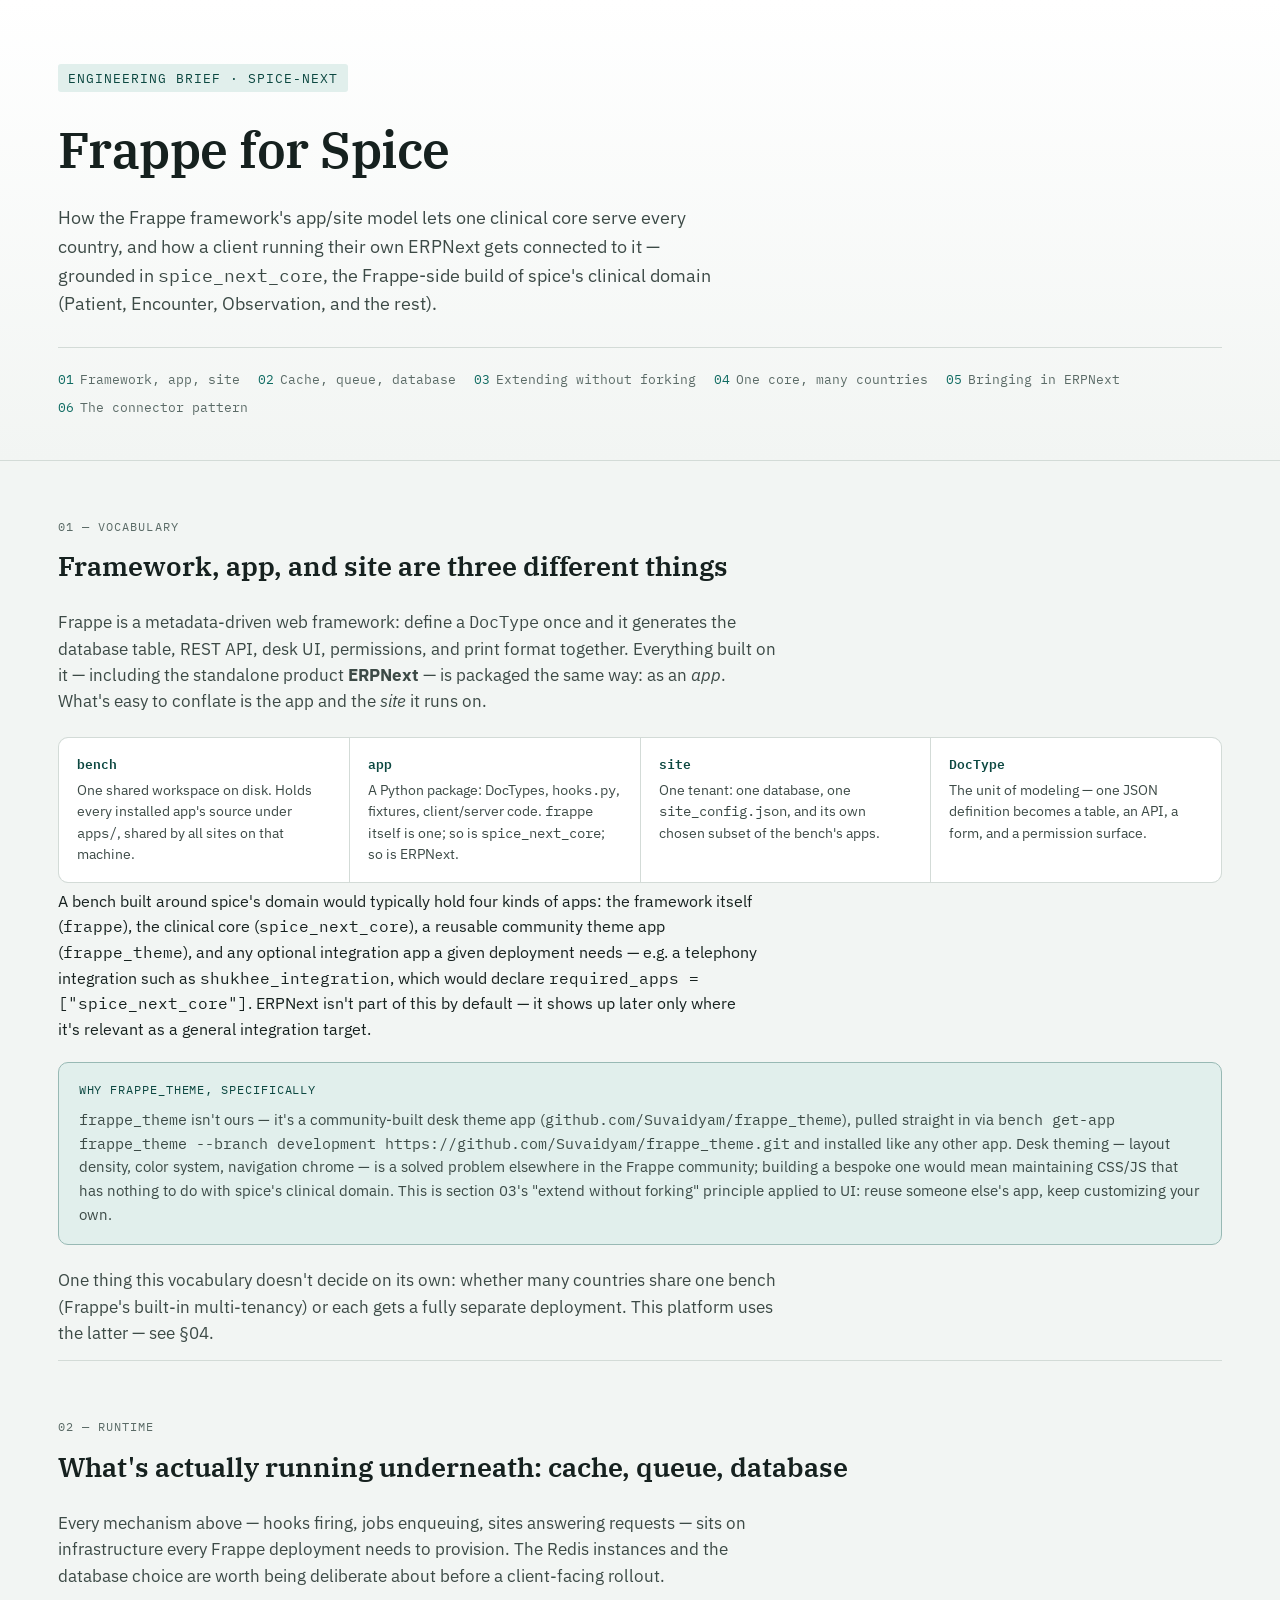
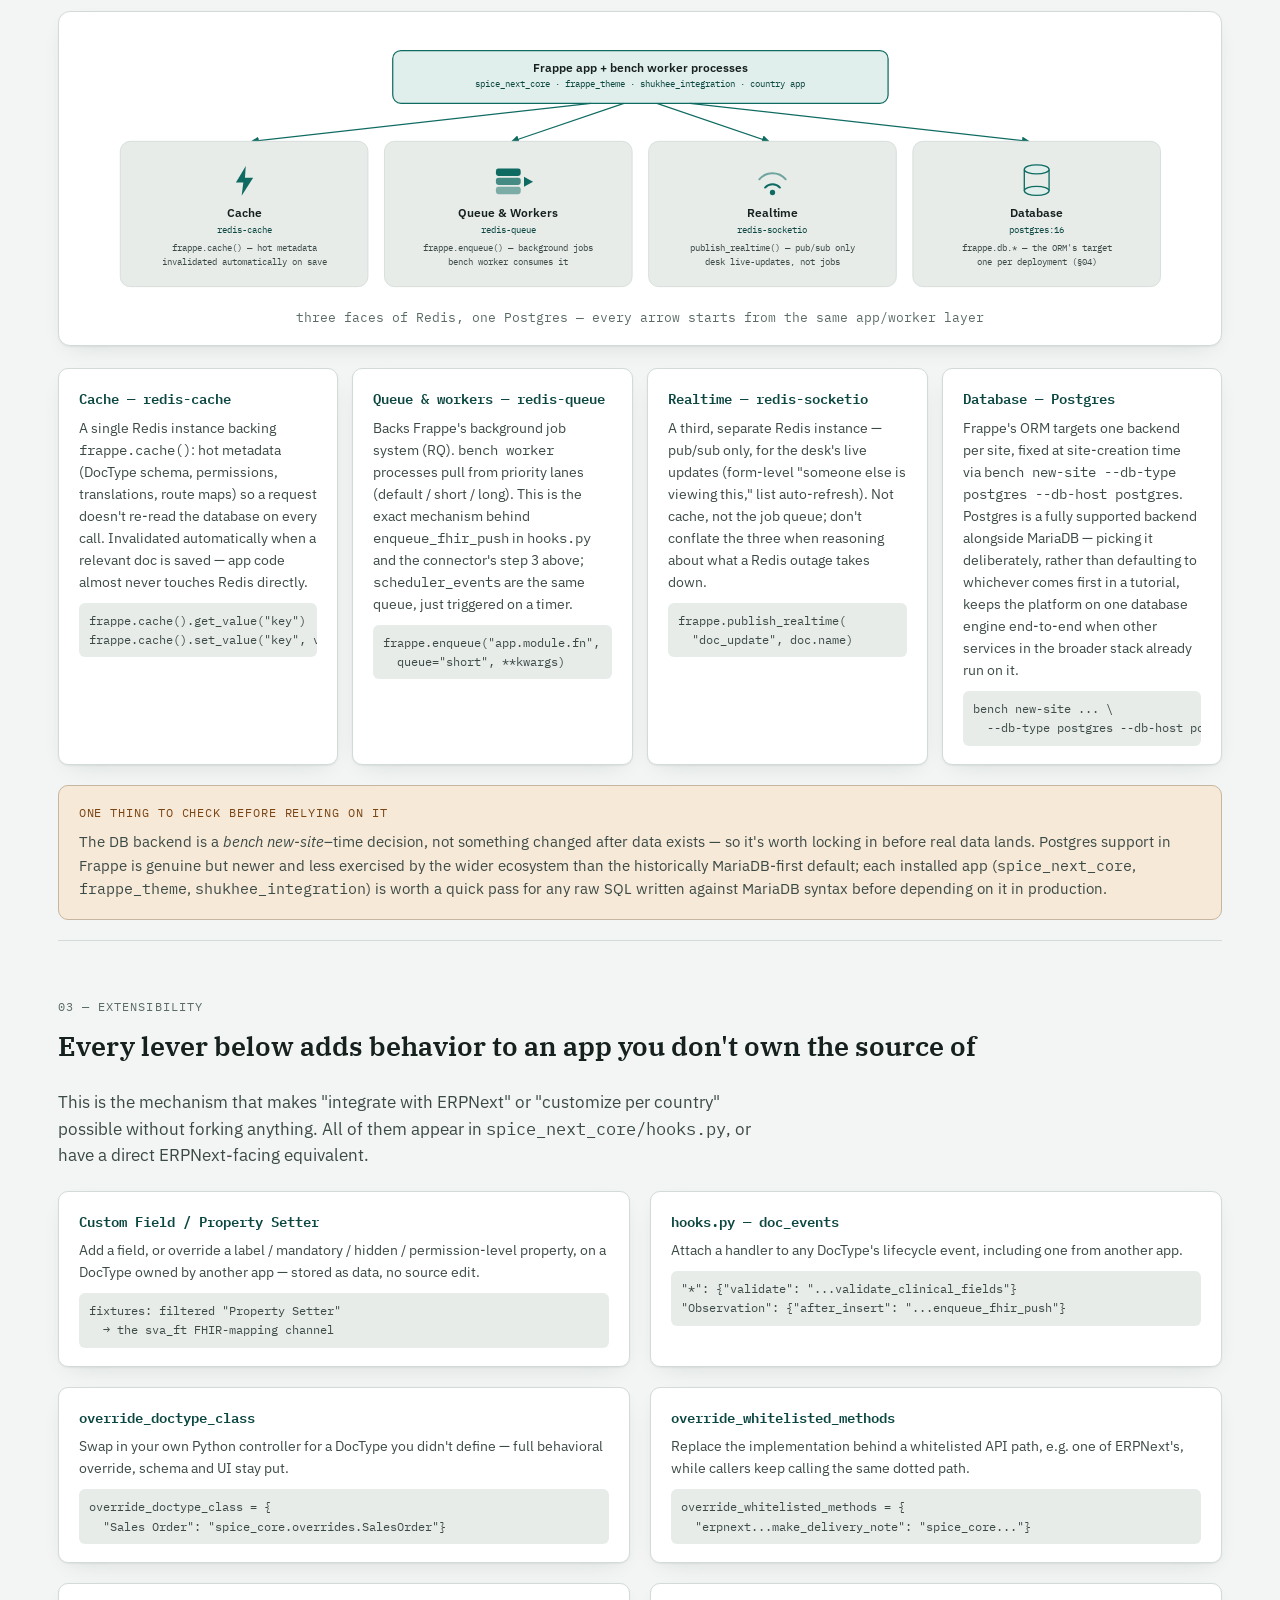
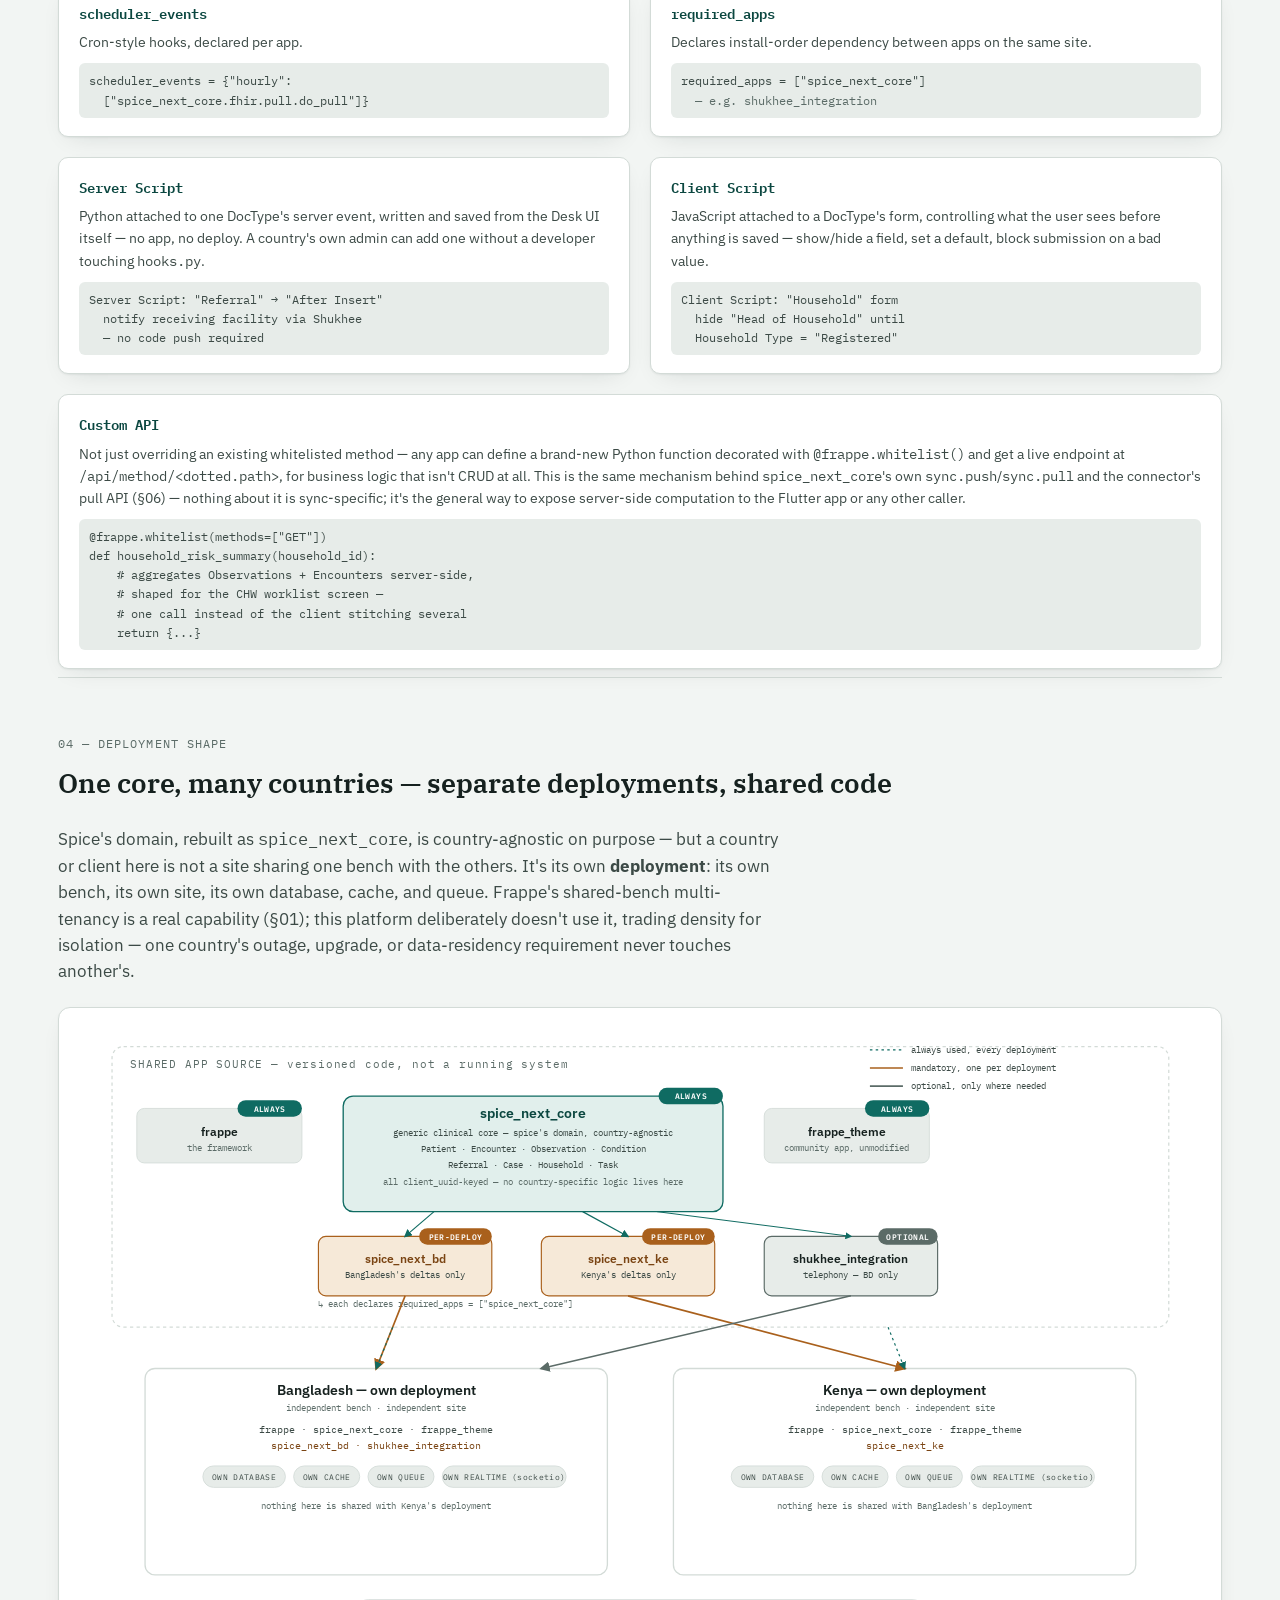
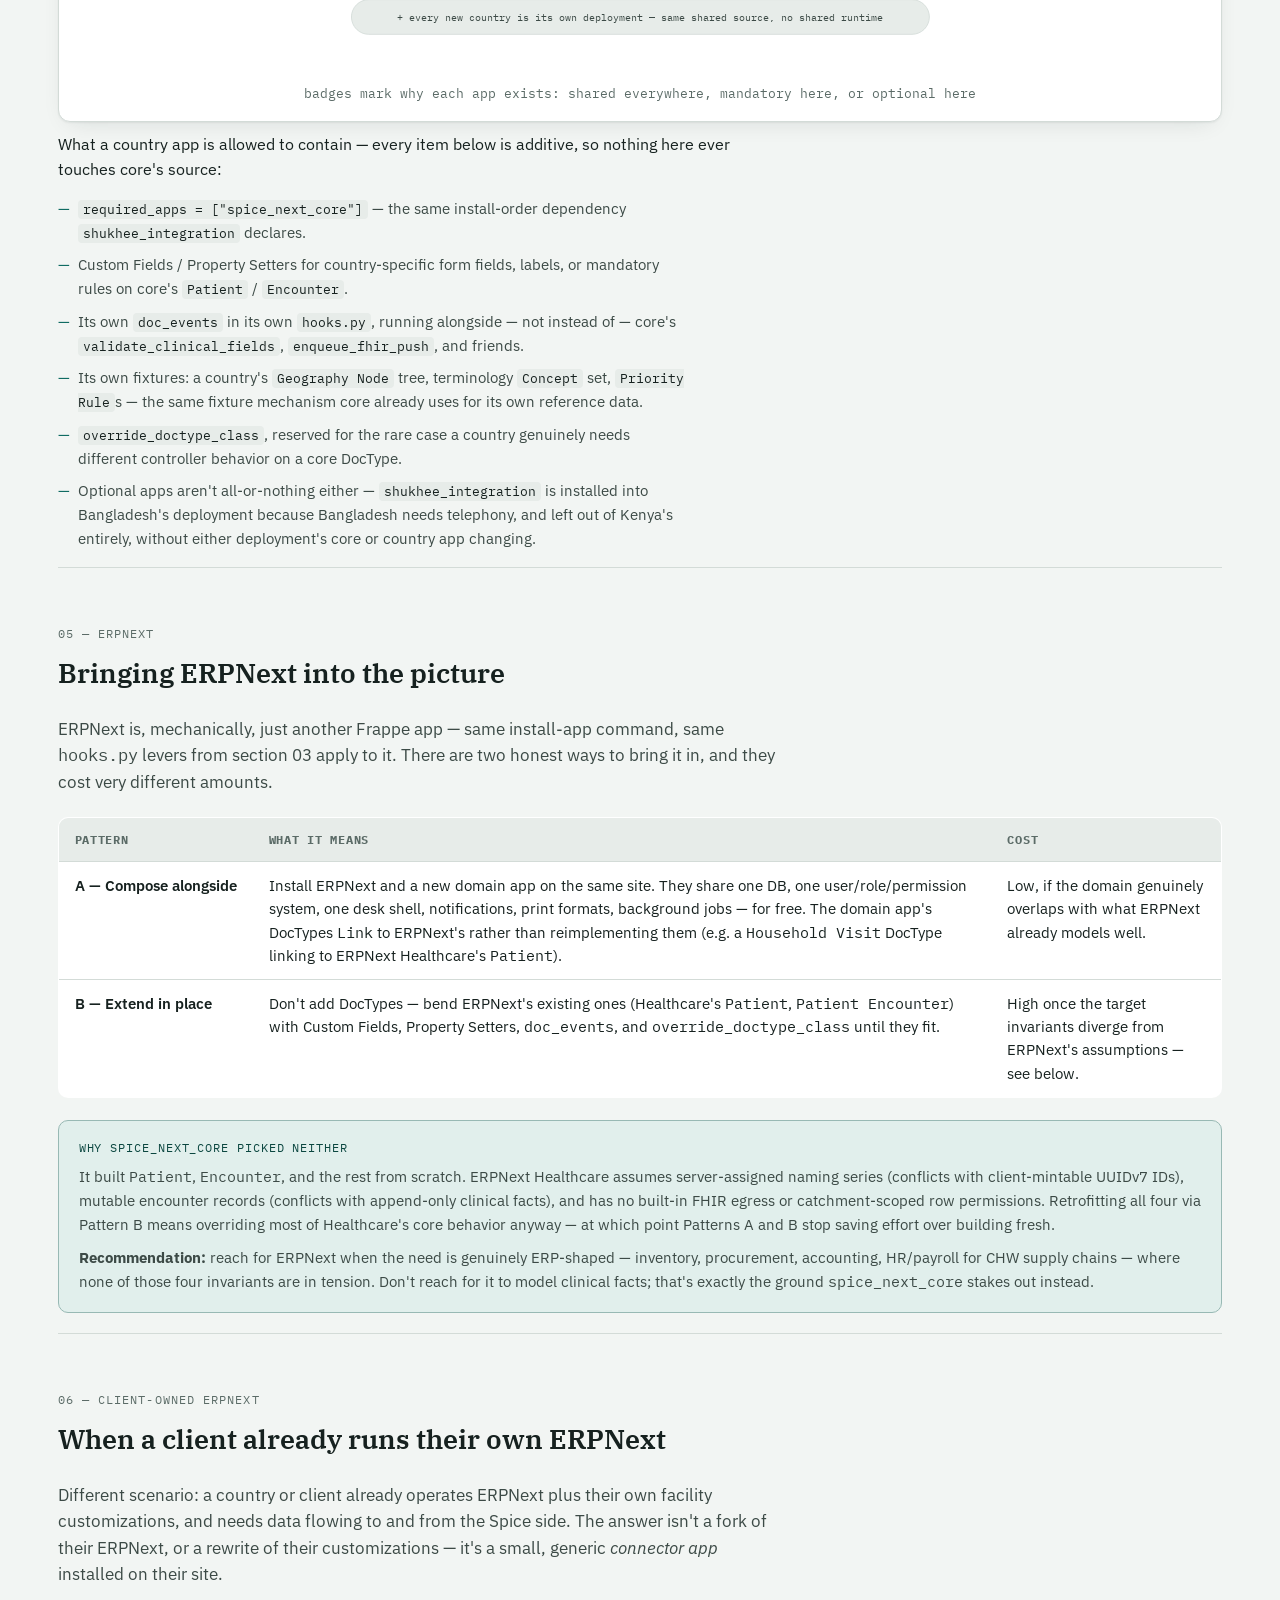
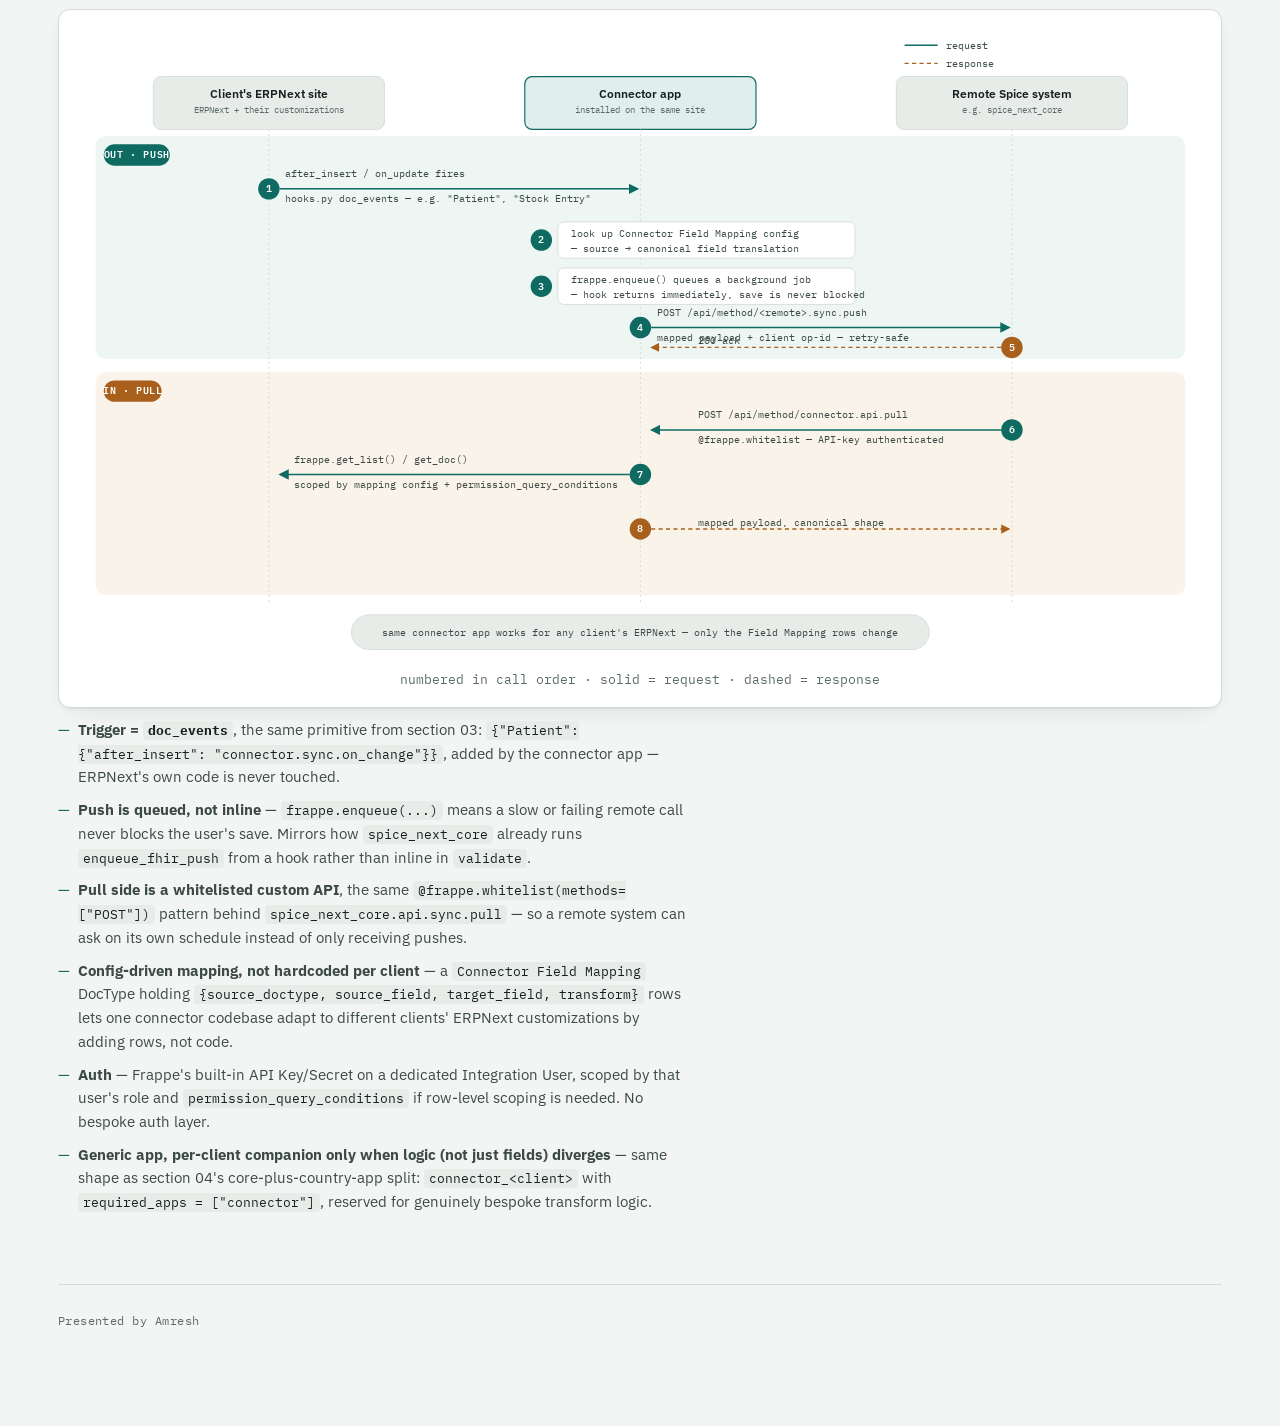
<file: index.html>
<!doctype html>
<html lang="en">
<head>
<meta charset="utf-8">
<meta name="viewport" content="width=device-width, initial-scale=1">
<title>Frappe for Spice</title>
<link rel="preconnect" href="https://fonts.googleapis.com">
<link rel="preconnect" href="https://fonts.gstatic.com" crossorigin>
<link rel="stylesheet" href="https://fonts.googleapis.com/css2?family=IBM+Plex+Serif:wght@400;500;600;700&family=IBM+Plex+Sans:wght@400;500;600;700&family=IBM+Plex+Mono:wght@400;500;600&display=swap">
<style>
  :root{
    --ink:#16211F;
    --ink-soft:#3C4A46;
    --muted:#5B6B67;
    --paper:#F2F5F3;
    --surface:#FFFFFF;
    --surface-sunk:#E7ECE9;
    --line:#D3DBD7;
    --accent:#0F6B62;
    --accent-soft:#E1EFEC;
    --accent-ink:#0B4740;
    --warm:#A9601C;
    --warm-soft:#F6E9D8;
    --warm-ink:#7A4413;
    --code-bg:#0F1614;
    --code-ink:#DCE8E4;
    --shadow: 0 1px 2px rgba(20,30,28,0.06), 0 8px 24px -12px rgba(20,30,28,0.16);
  }
  @media (prefers-color-scheme: dark){
    :root:not([data-theme="light"]){
      --ink:#E7EEEC;
      --ink-soft:#C3D0CC;
      --muted:#93A19C;
      --paper:#101715;
      --surface:#172120;
      --surface-sunk:#0D1413;
      --line:#2B3835;
      --accent:#48BFAC;
      --accent-soft:#183330;
      --accent-ink:#8FE1D2;
      --warm:#E3A55B;
      --warm-soft:#2E2214;
      --warm-ink:#F0BE83;
      --code-bg:#0A100F;
      --code-ink:#D6E4DF;
      --shadow: 0 1px 2px rgba(0,0,0,0.3), 0 8px 28px -14px rgba(0,0,0,0.6);
    }
  }
  :root[data-theme="dark"]{
    --ink:#E7EEEC;
    --ink-soft:#C3D0CC;
    --muted:#93A19C;
    --paper:#101715;
    --surface:#172120;
    --surface-sunk:#0D1413;
    --line:#2B3835;
    --accent:#48BFAC;
    --accent-soft:#183330;
    --accent-ink:#8FE1D2;
    --warm:#E3A55B;
    --warm-soft:#2E2214;
    --warm-ink:#F0BE83;
    --code-bg:#0A100F;
    --code-ink:#D6E4DF;
    --shadow: 0 1px 2px rgba(0,0,0,0.3), 0 8px 28px -14px rgba(0,0,0,0.6);
  }

  *{box-sizing:border-box;}
  body{
    margin:0;
    background:var(--paper);
    color:var(--ink);
    font-family:"IBM Plex Sans", ui-sans-serif, system-ui, sans-serif;
    line-height:1.6;
    -webkit-font-smoothing:antialiased;
  }
  code, .mono{
    font-family:"IBM Plex Mono", ui-monospace, "SFMono-Regular", monospace;
  }
  h1,h2,h3{
    font-family:"IBM Plex Serif", Georgia, serif;
    color:var(--ink);
    text-wrap:balance;
    margin:0;
  }
  a{ color:var(--accent-ink); }

  .wrap{ max-width:1760px; margin:0 auto; padding:0 clamp(24px,4.5vw,88px) 96px; }
  .prose{ max-width:78ch; }

  /* ---------- masthead ---------- */
  header.masthead{
    padding:64px 0 40px;
    border-bottom:1px solid var(--line);
    background:
      linear-gradient(180deg, var(--surface) 0%, var(--paper) 100%);
  }
  .masthead-inner{ max-width:1760px; margin:0 auto; padding:0 clamp(24px,4.5vw,88px); }
  .eyebrow{
    font-family:"IBM Plex Mono", monospace;
    font-size:12.5px;
    letter-spacing:.08em;
    text-transform:uppercase;
    color:var(--accent-ink);
    background:var(--accent-soft);
    display:inline-block;
    padding:4px 10px;
    border-radius:3px;
    margin-bottom:18px;
  }
  h1.title{
    font-size:clamp(34px,5vw,50px);
    font-weight:600;
    letter-spacing:-0.01em;
    margin-bottom:14px;
  }
  p.dek{
    font-size:18px;
    color:var(--ink-soft);
    max-width:680px;
    margin-bottom:24px;
  }
  .frame-note{
    display:flex;
    gap:12px;
    align-items:flex-start;
    background:var(--warm-soft);
    border:1px solid color-mix(in srgb, var(--warm) 35%, var(--line));
    border-radius:8px;
    padding:14px 16px;
    font-size:14.5px;
    color:var(--ink-soft);
    max-width:680px;
  }
  .frame-note strong{ color:var(--warm-ink); }

  nav.toc{
    display:flex;
    flex-wrap:wrap;
    gap:6px 18px;
    margin-top:28px;
    padding-top:22px;
    border-top:1px solid var(--line);
  }
  nav.toc a{
    font-family:"IBM Plex Mono", monospace;
    font-size:13px;
    color:var(--muted);
    text-decoration:none;
    border-bottom:1px dotted transparent;
  }
  nav.toc a:hover{ color:var(--accent-ink); border-color:var(--accent-ink); }
  nav.toc span.n{ color:var(--accent); margin-right:6px; }

  /* ---------- sections ---------- */
  section{ padding-top:56px; }
  section.rule{ border-top:1px solid var(--line); }
  .section-head{ margin-bottom:22px; }
  .section-kicker{
    font-family:"IBM Plex Mono", monospace;
    font-size:12px;
    letter-spacing:.09em;
    text-transform:uppercase;
    color:var(--muted);
    margin-bottom:8px;
  }
  h2{ font-size:27px; font-weight:600; }
  h3{ font-size:18px; font-weight:600; margin-bottom:6px; }
  p{ margin:0 0 14px; max-width:70ch; }
  p.lede{ font-size:16.5px; color:var(--ink-soft); max-width:72ch; }

  /* ---------- glossary strip ---------- */
  .glossary{
    display:grid;
    grid-template-columns:repeat(auto-fit,minmax(190px,1fr));
    gap:1px;
    background:var(--line);
    border:1px solid var(--line);
    border-radius:10px;
    overflow:hidden;
    margin:22px 0 6px;
  }
  .gloss-item{
    background:var(--surface);
    padding:16px 18px;
  }
  .gloss-term{
    font-family:"IBM Plex Mono", monospace;
    font-size:13px;
    font-weight:600;
    color:var(--accent-ink);
    margin-bottom:5px;
  }
  .gloss-def{ font-size:13.5px; color:var(--ink-soft); }

  /* ---------- code blocks ---------- */
  .code-card{
    background:var(--code-bg);
    color:var(--code-ink);
    border-radius:8px;
    padding:16px 18px;
    overflow-x:auto;
    font-size:13px;
    line-height:1.65;
    box-shadow:var(--shadow);
    margin:14px 0 20px;
  }
  .code-card .cmt{ color:#7C9690; }
  .code-card .lbl{
    display:block;
    font-family:"IBM Plex Mono", monospace;
    font-size:11px;
    letter-spacing:.06em;
    text-transform:uppercase;
    color:#7C9690;
    margin-bottom:8px;
  }

  /* ---------- feature grid (extensibility mechanisms) ---------- */
  .grid7{
    display:grid;
    grid-template-columns:repeat(auto-fit,minmax(255px,1fr));
    gap:14px;
    margin:22px 0 8px;
  }
  .grid2{
    display:grid;
    grid-template-columns:repeat(2,1fr);
    gap:20px;
    margin:22px 0 8px;
  }
  .mech-card.wide{ grid-column:1 / -1; }
  @media (max-width:720px){
    .grid2{ grid-template-columns:1fr; }
    .mech-card.wide{ grid-column:auto; }
  }
  .mech-card{
    background:var(--surface);
    border:1px solid var(--line);
    border-radius:10px;
    padding:18px 20px;
    box-shadow:var(--shadow);
  }
  .mech-card .name{
    font-family:"IBM Plex Mono", monospace;
    font-size:13.5px;
    font-weight:600;
    color:var(--accent-ink);
    display:block;
    margin-bottom:8px;
  }
  .mech-card p{ font-size:13.8px; color:var(--ink-soft); margin-bottom:10px; max-width:none; }
  .mech-card .ex{
    font-family:"IBM Plex Mono", monospace;
    font-size:12px;
    background:var(--surface-sunk);
    border-radius:6px;
    padding:8px 10px;
    color:var(--ink-soft);
    overflow-x:auto;
    white-space:pre;
  }

  /* ---------- diagram frame ---------- */
  .diagram{
    background:var(--surface);
    border:1px solid var(--line);
    border-radius:12px;
    padding:22px 20px 16px;
    box-shadow:var(--shadow);
    margin:22px 0 10px;
    overflow-x:auto;
  }
  .diagram svg{ display:block; width:100%; height:auto; min-width:640px; }
  .diagram figcaption{
    font-size:13px;
    color:var(--muted);
    text-align:center;
    margin-top:10px;
    font-family:"IBM Plex Mono", monospace;
  }

  /* ---------- comparison table ---------- */
  .cmp{
    width:100%;
    border-collapse:collapse;
    margin:22px 0;
    font-size:14.5px;
    background:var(--surface);
    border:1px solid var(--line);
    border-radius:10px;
    overflow:hidden;
  }
  .cmp th, .cmp td{
    text-align:left;
    padding:12px 16px;
    border-bottom:1px solid var(--line);
    vertical-align:top;
  }
  .cmp th{
    font-family:"IBM Plex Mono", monospace;
    font-size:12px;
    letter-spacing:.06em;
    text-transform:uppercase;
    color:var(--muted);
    background:var(--surface-sunk);
  }
  .cmp tr:last-child td{ border-bottom:none; }
  .cmp td.who{ font-weight:600; color:var(--ink); white-space:nowrap; }

  /* ---------- callouts ---------- */
  .callout{
    border-radius:10px;
    padding:18px 20px;
    margin:20px 0;
    border:1px solid transparent;
  }
  .callout.reco{
    background:var(--accent-soft);
    border-color:color-mix(in srgb, var(--accent) 30%, var(--line));
  }
  .callout.warn{
    background:var(--warm-soft);
    border-color:color-mix(in srgb, var(--warm) 30%, var(--line));
  }
  .callout .k{
    font-family:"IBM Plex Mono", monospace;
    font-size:11.5px;
    letter-spacing:.08em;
    text-transform:uppercase;
    margin-bottom:8px;
    display:block;
  }
  .callout.reco .k{ color:var(--accent-ink); }
  .callout.warn .k{ color:var(--warm-ink); }
  .callout p{ margin-bottom:0; font-size:14.8px; color:var(--ink-soft); max-width:none; }
  .callout p + p{ margin-top:10px; }

  /* ---------- list styling ---------- */
  ul.plain{ margin:0 0 16px; padding-left:0; list-style:none; }
  ul.plain li{
    position:relative;
    padding-left:20px;
    margin-bottom:9px;
    font-size:14.8px;
    color:var(--ink-soft);
    max-width:70ch;
  }
  ul.plain li::before{
    content:"—";
    position:absolute;
    left:0;
    color:var(--accent);
  }
  ul.plain li code{ color:var(--ink); background:var(--surface-sunk); padding:1px 5px; border-radius:4px; font-size:13px; }

  footer.end{
    margin-top:70px;
    padding-top:26px;
    border-top:1px solid var(--line);
    font-size:13px;
    color:var(--muted);
  }

  @media (max-width:640px){
    header.masthead{ padding:44px 0 32px; }
    .masthead-inner{ padding:0 20px; }
    .wrap{ padding:0 20px 80px; }
  }
</style>
</head>
<body>
<header class="masthead">
  <div class="masthead-inner">
    <span class="eyebrow">Engineering brief · Spice-Next</span>
    <h1 class="title">Frappe for Spice</h1>
    <p class="dek">How the Frappe framework's app/site model lets one clinical core serve every country, and how a client running their own ERPNext gets connected to it — grounded in <code class="mono">spice_next_core</code>, the Frappe-side build of spice's clinical domain (Patient, Encounter, Observation, and the rest).</p>
    <nav class="toc">
      <a href="#framework"><span class="n">01</span>Framework, app, site</a>
      <a href="#runtime"><span class="n">02</span>Cache, queue, database</a>
      <a href="#extend"><span class="n">03</span>Extending without forking</a>
      <a href="#countries"><span class="n">04</span>One core, many countries</a>
      <a href="#erpnext"><span class="n">05</span>Bringing in ERPNext</a>
      <a href="#connector"><span class="n">06</span>The connector pattern</a>
    </nav>
  </div>
</header>

<div class="wrap">


  <section id="framework">
    <div class="section-head">
      <div class="section-kicker">01 — Vocabulary</div>
      <h2>Framework, app, and site are three different things</h2>
    </div>
    <p class="lede">Frappe is a metadata-driven web framework: define a <code class="mono">DocType</code> once and it generates the database table, REST API, desk UI, permissions, and print format together. Everything built on it — including the standalone product <strong>ERPNext</strong> — is packaged the same way: as an <em>app</em>. What's easy to conflate is the app and the <em>site</em> it runs on.</p>

    <div class="glossary">
      <div class="gloss-item">
        <div class="gloss-term">bench</div>
        <div class="gloss-def">One shared workspace on disk. Holds every installed app's source under <code class="mono">apps/</code>, shared by all sites on that machine.</div>
      </div>
      <div class="gloss-item">
        <div class="gloss-term">app</div>
        <div class="gloss-def">A Python package: DocTypes, <code class="mono">hooks.py</code>, fixtures, client/server code. <code class="mono">frappe</code> itself is one; so is <code class="mono">spice_next_core</code>; so is ERPNext.</div>
      </div>
      <div class="gloss-item">
        <div class="gloss-term">site</div>
        <div class="gloss-def">One tenant: one database, one <code class="mono">site_config.json</code>, and its own chosen subset of the bench's apps.</div>
      </div>
      <div class="gloss-item">
        <div class="gloss-term">DocType</div>
        <div class="gloss-def">The unit of modeling — one JSON definition becomes a table, an API, a form, and a permission surface.</div>
      </div>
    </div>

    <p>A bench built around spice's domain would typically hold four kinds of apps: the framework itself (<code class="mono">frappe</code>), the clinical core (<code class="mono">spice_next_core</code>), a reusable community theme app (<code class="mono">frappe_theme</code>), and any optional integration app a given deployment needs — e.g. a telephony integration such as <code class="mono">shukhee_integration</code>, which would declare <code class="mono">required_apps = ["spice_next_core"]</code>. ERPNext isn't part of this by default — it shows up later only where it's relevant as a general integration target.</p>

    <div class="callout reco">
      <span class="k">Why frappe_theme, specifically</span>
      <p><code class="mono">frappe_theme</code> isn't ours — it's a community-built desk theme app (<code class="mono">github.com/Suvaidyam/frappe_theme</code>), pulled straight in via <code class="mono">bench get-app frappe_theme --branch development https://github.com/Suvaidyam/frappe_theme.git</code> and installed like any other app. Desk theming — layout density, color system, navigation chrome — is a solved problem elsewhere in the Frappe community; building a bespoke one would mean maintaining CSS/JS that has nothing to do with spice's clinical domain. This is section 03's "extend without forking" principle applied to UI: reuse someone else's app, keep customizing your own.</p>
    </div>

    <p class="lede" style="margin-top:22px;">One thing this vocabulary doesn't decide on its own: whether many countries share one bench (Frappe's built-in multi-tenancy) or each gets a fully separate deployment. This platform uses the latter — see §04.</p>
  </section>

  <section id="runtime" class="rule">
    <div class="section-head">
      <div class="section-kicker">02 — Runtime</div>
      <h2>What's actually running underneath: cache, queue, database</h2>
    </div>
    <p class="lede prose">Every mechanism above — hooks firing, jobs enqueuing, sites answering requests — sits on infrastructure every Frappe deployment needs to provision. The Redis instances and the database choice are worth being deliberate about before a client-facing rollout.</p>

    <figure class="diagram">
      <svg viewBox="0 0 1360 320" xmlns="http://www.w3.org/2000/svg" role="img" aria-label="Diagram: the Frappe app and worker processes sit on four pieces of infrastructure — Redis cache, Redis-backed queue and workers, Redis realtime pub/sub, and a Postgres database — each shown with its own icon">
        <defs>
          <marker id="arrowRuntime" viewBox="0 0 10 10" refX="8" refY="5" markerWidth="7" markerHeight="7" orient="auto-start-reverse">
            <path d="M0,0 L10,5 L0,10 z" fill="var(--accent)"/>
          </marker>
          <style>
            .rt-name{ font-family:"IBM Plex Sans", sans-serif; font-weight:600; font-size:15px; fill:var(--ink); }
            .rt-sub{ font-family:"IBM Plex Mono", monospace; font-size:11px; fill:var(--accent-ink); }
            .rt-desc{ font-family:"IBM Plex Mono", monospace; font-size:10.5px; fill:var(--ink-soft); }
          </style>
        </defs>

        <!-- app / worker layer -->
        <rect x="380" y="20" width="600" height="64" rx="10" fill="var(--accent-soft)" stroke="var(--accent)" stroke-width="1.5"/>
        <text x="680" y="46" text-anchor="middle" class="rt-name" fill="var(--accent-ink)">Frappe app + bench worker processes</text>
        <text x="680" y="64" text-anchor="middle" class="rt-sub">spice_next_core · frappe_theme · shukhee_integration · country app</text>

        <!-- connectors -->
        <path d="M 620 84 L 210 130" fill="none" stroke="var(--accent)" stroke-width="1.4" marker-end="url(#arrowRuntime)"/>
        <path d="M 660 84 L 525 130" fill="none" stroke="var(--accent)" stroke-width="1.4" marker-end="url(#arrowRuntime)"/>
        <path d="M 700 84 L 835 130" fill="none" stroke="var(--accent)" stroke-width="1.4" marker-end="url(#arrowRuntime)"/>
        <path d="M 740 84 L 1150 130" fill="none" stroke="var(--accent)" stroke-width="1.4" marker-end="url(#arrowRuntime)"/>

        <!-- card 1: cache -->
        <rect x="50" y="130" width="300" height="176" rx="12" fill="var(--surface-sunk)" stroke="var(--line)"/>
        <path transform="translate(200,178)" d="M2,-18 L-10,2 L-1,2 L-3,18 L11,-4 L1,-4 Z" fill="var(--accent)"/>
        <text x="200" y="222" text-anchor="middle" class="rt-name">Cache</text>
        <text x="200" y="241" text-anchor="middle" class="rt-sub">redis-cache</text>
        <text x="200" y="263" text-anchor="middle" class="rt-desc">frappe.cache() — hot metadata</text>
        <text x="200" y="280" text-anchor="middle" class="rt-desc">invalidated automatically on save</text>

        <!-- card 2: queue & workers -->
        <rect x="370" y="130" width="300" height="176" rx="12" fill="var(--surface-sunk)" stroke="var(--line)"/>
        <g transform="translate(520,178)">
          <rect x="-15" y="-15" width="30" height="9" rx="3" fill="var(--accent)"/>
          <rect x="-15" y="-4" width="30" height="9" rx="3" fill="var(--accent)" opacity="0.75"/>
          <rect x="-15" y="7" width="30" height="9" rx="3" fill="var(--accent)" opacity="0.5"/>
          <path d="M19,-5 L30,1 L19,7 Z" fill="var(--accent)"/>
        </g>
        <text x="520" y="222" text-anchor="middle" class="rt-name">Queue &amp; Workers</text>
        <text x="520" y="241" text-anchor="middle" class="rt-sub">redis-queue</text>
        <text x="520" y="263" text-anchor="middle" class="rt-desc">frappe.enqueue() — background jobs</text>
        <text x="520" y="280" text-anchor="middle" class="rt-desc">bench worker consumes it</text>

        <!-- card 3: realtime -->
        <rect x="690" y="130" width="300" height="176" rx="12" fill="var(--surface-sunk)" stroke="var(--line)"/>
        <g transform="translate(840,182)">
          <circle cx="0" cy="10" r="3.2" fill="var(--accent)"/>
          <path d="M-9,4 A12,12 0 0 1 9,4" fill="none" stroke="var(--accent)" stroke-width="2.4" stroke-linecap="round"/>
          <path d="M-16,-6 A21,21 0 0 1 16,-6" fill="none" stroke="var(--accent)" stroke-width="2.4" stroke-linecap="round" opacity="0.55"/>
        </g>
        <text x="840" y="222" text-anchor="middle" class="rt-name">Realtime</text>
        <text x="840" y="241" text-anchor="middle" class="rt-sub">redis-socketio</text>
        <text x="840" y="263" text-anchor="middle" class="rt-desc">publish_realtime() — pub/sub only</text>
        <text x="840" y="280" text-anchor="middle" class="rt-desc">desk live-updates, not jobs</text>

        <!-- card 4: database -->
        <rect x="1010" y="130" width="300" height="176" rx="12" fill="var(--surface-sunk)" stroke="var(--line)"/>
        <g transform="translate(1160,178)">
          <line x1="-15" y1="-14" x2="-15" y2="12" stroke="var(--accent)" stroke-width="1.6"/>
          <line x1="15" y1="-14" x2="15" y2="12" stroke="var(--accent)" stroke-width="1.6"/>
          <ellipse cx="0" cy="12" rx="15" ry="5.5" fill="var(--accent-soft)" stroke="var(--accent)" stroke-width="1.6"/>
          <ellipse cx="0" cy="-14" rx="15" ry="5.5" fill="var(--accent-soft)" stroke="var(--accent)" stroke-width="1.6"/>
        </g>
        <text x="1160" y="222" text-anchor="middle" class="rt-name">Database</text>
        <text x="1160" y="241" text-anchor="middle" class="rt-sub">postgres:16</text>
        <text x="1160" y="263" text-anchor="middle" class="rt-desc">frappe.db.* — the ORM's target</text>
        <text x="1160" y="280" text-anchor="middle" class="rt-desc">one per deployment (§04)</text>
      </svg>
      <figcaption>three faces of Redis, one Postgres — every arrow starts from the same app/worker layer</figcaption>
    </figure>

    <div class="grid7">
      <div class="mech-card">
        <span class="name">Cache — redis-cache</span>
        <p>A single Redis instance backing <code>frappe.cache()</code>: hot metadata (DocType schema, permissions, translations, route maps) so a request doesn't re-read the database on every call. Invalidated automatically when a relevant doc is saved — app code almost never touches Redis directly.</p>
        <div class="ex">frappe.cache().get_value("key")
frappe.cache().set_value("key", val)</div>
      </div>
      <div class="mech-card">
        <span class="name">Queue &amp; workers — redis-queue</span>
        <p>Backs Frappe's background job system (RQ). <code>bench worker</code> processes pull from priority lanes (default / short / long). This is the exact mechanism behind <code>enqueue_fhir_push</code> in <code>hooks.py</code> and the connector's step 3 above; <code>scheduler_events</code> are the same queue, just triggered on a timer.</p>
        <div class="ex">frappe.enqueue("app.module.fn",
  queue="short", **kwargs)</div>
      </div>
      <div class="mech-card">
        <span class="name">Realtime — redis-socketio</span>
        <p>A third, separate Redis instance — pub/sub only, for the desk's live updates (form-level "someone else is viewing this," list auto-refresh). Not cache, not the job queue; don't conflate the three when reasoning about what a Redis outage takes down.</p>
        <div class="ex">frappe.publish_realtime(
  "doc_update", doc.name)</div>
      </div>
      <div class="mech-card">
        <span class="name">Database — Postgres</span>
        <p>Frappe's ORM targets one backend per site, fixed at site-creation time via <code>bench new-site --db-type postgres --db-host postgres</code>. Postgres is a fully supported backend alongside MariaDB — picking it deliberately, rather than defaulting to whichever comes first in a tutorial, keeps the platform on one database engine end-to-end when other services in the broader stack already run on it.</p>
        <div class="ex">bench new-site ... \
  --db-type postgres --db-host postgres</div>
      </div>
    </div>

    <div class="callout warn">
      <span class="k">One thing to check before relying on it</span>
      <p>The DB backend is a <em>bench new-site</em>–time decision, not something changed after data exists — so it's worth locking in before real data lands. Postgres support in Frappe is genuine but newer and less exercised by the wider ecosystem than the historically MariaDB-first default; each installed app (<code>spice_next_core</code>, <code>frappe_theme</code>, <code>shukhee_integration</code>) is worth a quick pass for any raw SQL written against MariaDB syntax before depending on it in production.</p>
    </div>
  </section>

  <section id="extend" class="rule">
    <div class="section-head">
      <div class="section-kicker">03 — Extensibility</div>
      <h2>Every lever below adds behavior to an app you don't own the source of</h2>
    </div>
    <p class="lede">This is the mechanism that makes "integrate with ERPNext" or "customize per country" possible without forking anything. All of them appear in <code class="mono">spice_next_core/hooks.py</code>, or have a direct ERPNext-facing equivalent.</p>

    <div class="grid2">
      <div class="mech-card">
        <span class="name">Custom Field / Property Setter</span>
        <p>Add a field, or override a label / mandatory / hidden / permission-level property, on a DocType owned by another app — stored as data, no source edit.</p>
        <div class="ex">fixtures: filtered "Property Setter"
  → the sva_ft FHIR-mapping channel</div>
      </div>
      <div class="mech-card">
        <span class="name">hooks.py — doc_events</span>
        <p>Attach a handler to any DocType's lifecycle event, including one from another app.</p>
        <div class="ex">"*": {"validate": "...validate_clinical_fields"}
"Observation": {"after_insert": "...enqueue_fhir_push"}</div>
      </div>
      <div class="mech-card">
        <span class="name">override_doctype_class</span>
        <p>Swap in your own Python controller for a DocType you didn't define — full behavioral override, schema and UI stay put.</p>
        <div class="ex">override_doctype_class = {
  "Sales Order": "spice_core.overrides.SalesOrder"}</div>
      </div>
      <div class="mech-card">
        <span class="name">override_whitelisted_methods</span>
        <p>Replace the implementation behind a whitelisted API path, e.g. one of ERPNext's, while callers keep calling the same dotted path.</p>
        <div class="ex">override_whitelisted_methods = {
  "erpnext...make_delivery_note": "spice_core..."}</div>
      </div>
      <div class="mech-card">
        <span class="name">scheduler_events</span>
        <p>Cron-style hooks, declared per app.</p>
        <div class="ex">scheduler_events = {"hourly":
  ["spice_next_core.fhir.pull.do_pull"]}</div>
      </div>
      <div class="mech-card">
        <span class="name">required_apps</span>
        <p>Declares install-order dependency between apps on the same site.</p>
        <div class="ex">required_apps = ["spice_next_core"]
  <span class="cmt" style="color:var(--muted)">— e.g. shukhee_integration</span></div>
      </div>
      <div class="mech-card">
        <span class="name">Server Script</span>
        <p>Python attached to one DocType's server event, written and saved from the Desk UI itself — no app, no deploy. A country's own admin can add one without a developer touching <code>hooks.py</code>.</p>
        <div class="ex">Server Script: "Referral" → "After Insert"
  notify receiving facility via Shukhee
  — no code push required</div>
      </div>
      <div class="mech-card">
        <span class="name">Client Script</span>
        <p>JavaScript attached to a DocType's form, controlling what the user sees before anything is saved — show/hide a field, set a default, block submission on a bad value.</p>
        <div class="ex">Client Script: "Household" form
  hide "Head of Household" until
  Household Type = "Registered"</div>
      </div>
      <div class="mech-card wide">
        <span class="name">Custom API</span>
        <p>Not just overriding an existing whitelisted method — any app can define a brand-new Python function decorated with <code>@frappe.whitelist()</code> and get a live endpoint at <code>/api/method/&lt;dotted.path&gt;</code>, for business logic that isn't CRUD at all. This is the same mechanism behind <code>spice_next_core</code>'s own <code>sync.push</code>/<code>sync.pull</code> and the connector's pull API (§06) — nothing about it is sync-specific; it's the general way to expose server-side computation to the Flutter app or any other caller.</p>
        <div class="ex">@frappe.whitelist(methods=["GET"])
def household_risk_summary(household_id):
    # aggregates Observations + Encounters server-side,
    # shaped for the CHW worklist screen —
    # one call instead of the client stitching several
    return {...}</div>
      </div>
    </div>
  </section>

  <section id="countries" class="rule">
    <div class="section-head">
      <div class="section-kicker">04 — Deployment shape</div>
      <h2>One core, many countries — separate deployments, shared code</h2>
    </div>
    <p class="lede">Spice's domain, rebuilt as <code class="mono">spice_next_core</code>, is country-agnostic on purpose — but a country or client here is not a site sharing one bench with the others. It's its own <strong>deployment</strong>: its own bench, its own site, its own database, cache, and queue. Frappe's shared-bench multi-tenancy is a real capability (§01); this platform deliberately doesn't use it, trading density for isolation — one country's outage, upgrade, or data-residency requirement never touches another's.</p>

    <figure class="diagram">
      <svg viewBox="0 0 1360 780" xmlns="http://www.w3.org/2000/svg" role="img" aria-label="Diagram: a shared, versioned app source containing frappe, spice_next_core, and frappe_theme (always used), the per-country apps spice_next_bd and spice_next_ke (one required per deployment), and shukhee_integration (optional, used only by Bangladesh). Below it, two fully separate deployments — Bangladesh and Kenya — each with their own bench, site, database, cache, and queue">
        <defs>
          <marker id="arrowWarm" viewBox="0 0 10 10" refX="8" refY="5" markerWidth="7" markerHeight="7" orient="auto-start-reverse">
            <path d="M0,0 L10,5 L0,10 z" fill="var(--warm)"/>
          </marker>
          <marker id="arrowAccent" viewBox="0 0 10 10" refX="8" refY="5" markerWidth="7" markerHeight="7" orient="auto-start-reverse">
            <path d="M0,0 L10,5 L0,10 z" fill="var(--accent)"/>
          </marker>
          <marker id="arrowMuted" viewBox="0 0 10 10" refX="8" refY="5" markerWidth="7" markerHeight="7" orient="auto-start-reverse">
            <path d="M0,0 L10,5 L0,10 z" fill="var(--muted)"/>
          </marker>
          <style>
            .lbl{ font-family:"IBM Plex Mono", monospace; }
            .name{ font-family:"IBM Plex Sans", sans-serif; font-weight:600; }
            .chip{ font-family:"IBM Plex Mono", monospace; font-weight:600; letter-spacing:.05em; }
            .pill{ font-family:"IBM Plex Mono", monospace; font-size:10px; letter-spacing:.04em; fill:var(--ink-soft); }
          </style>
        </defs>

        <!-- source outer -->
        <rect x="40" y="20" width="1280" height="340" rx="14" fill="none" stroke="var(--line)" stroke-width="1.5" stroke-dasharray="4 4"/>
        <text x="62" y="46" class="lbl" font-size="13" letter-spacing="1" fill="var(--muted)">SHARED APP SOURCE — versioned code, not a running system</text>

        <!-- legend, top-right, inside source box -->
        <line x1="958" y1="24" x2="998" y2="24" stroke="var(--accent)" stroke-width="1.6" stroke-dasharray="3 4"/>
        <text x="1008" y="28" class="lbl" font-size="10.5" fill="var(--ink-soft)">always used, every deployment</text>
        <line x1="958" y1="46" x2="998" y2="46" stroke="var(--warm)" stroke-width="2"/>
        <text x="1008" y="50" class="lbl" font-size="10.5" fill="var(--ink-soft)">mandatory, one per deployment</text>
        <line x1="958" y1="68" x2="998" y2="68" stroke="var(--muted)" stroke-width="2"/>
        <text x="1008" y="72" class="lbl" font-size="10.5" fill="var(--ink-soft)">optional, only where needed</text>

        <!-- frappe -->
        <rect x="70" y="95" width="200" height="66" rx="9" fill="var(--surface-sunk)" stroke="var(--line)"/>
        <rect x="192" y="85" width="78" height="20" rx="10" fill="var(--accent)"/>
        <text x="231" y="99" text-anchor="middle" class="chip" font-size="9.5" fill="var(--surface)">ALWAYS</text>
        <text x="170" y="128" text-anchor="middle" class="name" font-size="15" fill="var(--ink)">frappe</text>
        <text x="170" y="147" text-anchor="middle" class="lbl" font-size="11" fill="var(--muted)">the framework</text>

        <!-- core -->
        <rect x="320" y="80" width="460" height="140" rx="12" fill="var(--accent-soft)" stroke="var(--accent)" stroke-width="1.6"/>
        <rect x="702" y="70" width="78" height="20" rx="10" fill="var(--accent)"/>
        <text x="741" y="84" text-anchor="middle" class="chip" font-size="9.5" fill="var(--surface)">ALWAYS</text>
        <text x="550" y="107" text-anchor="middle" class="name" font-size="17" fill="var(--accent-ink)">spice_next_core</text>
        <text x="550" y="128" text-anchor="middle" class="lbl" font-size="11.5" fill="var(--ink-soft)">generic clinical core — spice's domain, country-agnostic</text>
        <text x="550" y="148" text-anchor="middle" class="lbl" font-size="11.5" fill="var(--ink-soft)">Patient · Encounter · Observation · Condition</text>
        <text x="550" y="167" text-anchor="middle" class="lbl" font-size="11.5" fill="var(--ink-soft)">Referral · Case · Household · Task</text>
        <text x="550" y="188" text-anchor="middle" class="lbl" font-size="10.5" fill="var(--muted)">all client_uuid-keyed — no country-specific logic lives here</text>

        <!-- theme -->
        <rect x="830" y="95" width="200" height="66" rx="9" fill="var(--surface-sunk)" stroke="var(--line)"/>
        <rect x="952" y="85" width="78" height="20" rx="10" fill="var(--accent)"/>
        <text x="991" y="99" text-anchor="middle" class="chip" font-size="9.5" fill="var(--surface)">ALWAYS</text>
        <text x="930" y="128" text-anchor="middle" class="name" font-size="15" fill="var(--ink)">frappe_theme</text>
        <text x="930" y="147" text-anchor="middle" class="lbl" font-size="11" fill="var(--muted)">community app, unmodified</text>

        <!-- country apps + optional app -->
        <rect x="290" y="250" width="210" height="72" rx="9" fill="var(--warm-soft)" stroke="var(--warm)" stroke-width="1.4"/>
        <rect x="412" y="240" width="88" height="20" rx="10" fill="var(--warm)"/>
        <text x="456" y="254" text-anchor="middle" class="chip" font-size="9.5" fill="var(--surface)">PER-DEPLOY</text>
        <text x="395" y="282" text-anchor="middle" class="name" font-size="14.5" fill="var(--warm-ink)">spice_next_bd</text>
        <text x="395" y="301" text-anchor="middle" class="lbl" font-size="11" fill="var(--ink-soft)">Bangladesh's deltas only</text>

        <rect x="560" y="250" width="210" height="72" rx="9" fill="var(--warm-soft)" stroke="var(--warm)" stroke-width="1.4"/>
        <rect x="682" y="240" width="88" height="20" rx="10" fill="var(--warm)"/>
        <text x="726" y="254" text-anchor="middle" class="chip" font-size="9.5" fill="var(--surface)">PER-DEPLOY</text>
        <text x="665" y="282" text-anchor="middle" class="name" font-size="14.5" fill="var(--warm-ink)">spice_next_ke</text>
        <text x="665" y="301" text-anchor="middle" class="lbl" font-size="11" fill="var(--ink-soft)">Kenya's deltas only</text>

        <rect x="830" y="250" width="210" height="72" rx="9" fill="var(--surface-sunk)" stroke="var(--muted)" stroke-width="1.4"/>
        <rect x="968" y="240" width="72" height="20" rx="10" fill="var(--muted)"/>
        <text x="1004" y="254" text-anchor="middle" class="chip" font-size="9.5" fill="var(--surface)">OPTIONAL</text>
        <text x="935" y="282" text-anchor="middle" class="name" font-size="14.5" fill="var(--ink)">shukhee_integration</text>
        <text x="935" y="301" text-anchor="middle" class="lbl" font-size="11" fill="var(--ink-soft)">telephony — BD only</text>

        <text x="290" y="335" class="lbl" font-size="10.5" fill="var(--muted)">↳ each declares required_apps = ["spice_next_core"]</text>

        <!-- connectors: core -> country/optional apps (extends / depends on) -->
        <path d="M 430 220 L 395 250" fill="none" stroke="var(--accent)" stroke-width="1.4" marker-end="url(#arrowAccent)"/>
        <path d="M 610 220 L 665 250" fill="none" stroke="var(--accent)" stroke-width="1.4" marker-end="url(#arrowAccent)"/>
        <path d="M 700 220 L 935 250" fill="none" stroke="var(--accent)" stroke-width="1.2" marker-end="url(#arrowAccent)"/>

        <!-- deployments -->
        <rect x="80" y="410" width="560" height="250" rx="12" fill="var(--surface)" stroke="var(--line)" stroke-width="1.6"/>
        <text x="360" y="442" text-anchor="middle" class="name" font-size="17" fill="var(--ink)">Bangladesh — own deployment</text>
        <text x="360" y="462" text-anchor="middle" class="lbl" font-size="11" fill="var(--muted)">independent bench · independent site</text>
        <text x="360" y="488" text-anchor="middle" class="lbl" font-size="12" fill="var(--ink-soft)">frappe · spice_next_core · frappe_theme</text>
        <text x="360" y="508" text-anchor="middle" class="lbl" font-size="12" fill="var(--warm-ink)">spice_next_bd · shukhee_integration</text>
        <rect x="150" y="528" width="100" height="26" rx="13" fill="var(--surface-sunk)" stroke="var(--line)"/>
        <text x="200" y="545" text-anchor="middle" class="pill">OWN DATABASE</text>
        <rect x="260" y="528" width="80" height="26" rx="13" fill="var(--surface-sunk)" stroke="var(--line)"/>
        <text x="300" y="545" text-anchor="middle" class="pill">OWN CACHE</text>
        <rect x="350" y="528" width="80" height="26" rx="13" fill="var(--surface-sunk)" stroke="var(--line)"/>
        <text x="390" y="545" text-anchor="middle" class="pill">OWN QUEUE</text>
        <rect x="440" y="528" width="150" height="26" rx="13" fill="var(--surface-sunk)" stroke="var(--line)"/>
        <text x="515" y="545" text-anchor="middle" class="pill">OWN REALTIME (socketio)</text>
        <text x="360" y="580" text-anchor="middle" class="lbl" font-size="11" fill="var(--muted)">nothing here is shared with Kenya's deployment</text>

        <rect x="720" y="410" width="560" height="250" rx="12" fill="var(--surface)" stroke="var(--line)" stroke-width="1.6"/>
        <text x="1000" y="442" text-anchor="middle" class="name" font-size="17" fill="var(--ink)">Kenya — own deployment</text>
        <text x="1000" y="462" text-anchor="middle" class="lbl" font-size="11" fill="var(--muted)">independent bench · independent site</text>
        <text x="1000" y="488" text-anchor="middle" class="lbl" font-size="12" fill="var(--ink-soft)">frappe · spice_next_core · frappe_theme</text>
        <text x="1000" y="508" text-anchor="middle" class="lbl" font-size="12" fill="var(--warm-ink)">spice_next_ke</text>
        <rect x="790" y="528" width="100" height="26" rx="13" fill="var(--surface-sunk)" stroke="var(--line)"/>
        <text x="840" y="545" text-anchor="middle" class="pill">OWN DATABASE</text>
        <rect x="900" y="528" width="80" height="26" rx="13" fill="var(--surface-sunk)" stroke="var(--line)"/>
        <text x="940" y="545" text-anchor="middle" class="pill">OWN CACHE</text>
        <rect x="990" y="528" width="80" height="26" rx="13" fill="var(--surface-sunk)" stroke="var(--line)"/>
        <text x="1030" y="545" text-anchor="middle" class="pill">OWN QUEUE</text>
        <rect x="1080" y="528" width="150" height="26" rx="13" fill="var(--surface-sunk)" stroke="var(--line)"/>
        <text x="1155" y="545" text-anchor="middle" class="pill">OWN REALTIME (socketio)</text>
        <text x="1000" y="580" text-anchor="middle" class="lbl" font-size="11" fill="var(--muted)">nothing here is shared with Bangladesh's deployment</text>

        <!-- country app -> its deployment: bold warm arrow -->
        <path d="M 395 322 L 360 410" fill="none" stroke="var(--warm)" stroke-width="2" marker-end="url(#arrowWarm)"/>
        <path d="M 665 322 L 1000 410" fill="none" stroke="var(--warm)" stroke-width="2" marker-end="url(#arrowWarm)"/>

        <!-- shukhee_integration -> BD only: muted arrow -->
        <path d="M 935 322 L 560 410" fill="none" stroke="var(--muted)" stroke-width="1.8" marker-end="url(#arrowMuted)"/>

        <!-- source -> each deployment: always-used apps, dashed accent -->
        <path d="M 380 360 L 360 410" fill="none" stroke="var(--accent)" stroke-width="1.4" stroke-dasharray="3 4" marker-end="url(#arrowAccent)"/>
        <path d="M 980 360 L 1000 410" fill="none" stroke="var(--accent)" stroke-width="1.4" stroke-dasharray="3 4" marker-end="url(#arrowAccent)"/>

        <!-- scale note -->
        <rect x="330" y="690" width="700" height="42" rx="21" fill="var(--surface-sunk)" stroke="var(--line)"/>
        <text x="680" y="716" text-anchor="middle" class="lbl" font-size="12" fill="var(--ink-soft)">+ every new country is its own deployment — same shared source, no shared runtime</text>
      </svg>
      <figcaption>badges mark why each app exists: shared everywhere, mandatory here, or optional here</figcaption>
    </figure>

    <p>What a country app is allowed to contain — every item below is additive, so nothing here ever touches core's source:</p>
    <ul class="plain">
      <li><code>required_apps = ["spice_next_core"]</code> — the same install-order dependency <code>shukhee_integration</code> declares.</li>
      <li>Custom Fields / Property Setters for country-specific form fields, labels, or mandatory rules on core's <code>Patient</code> / <code>Encounter</code>.</li>
      <li>Its own <code>doc_events</code> in its own <code>hooks.py</code>, running alongside — not instead of — core's <code>validate_clinical_fields</code>, <code>enqueue_fhir_push</code>, and friends.</li>
      <li>Its own fixtures: a country's <code>Geography Node</code> tree, terminology <code>Concept</code> set, <code>Priority Rule</code>s — the same fixture mechanism core already uses for its own reference data.</li>
      <li><code>override_doctype_class</code>, reserved for the rare case a country genuinely needs different controller behavior on a core DocType.</li>
      <li>Optional apps aren't all-or-nothing either — <code>shukhee_integration</code> is installed into Bangladesh's deployment because Bangladesh needs telephony, and left out of Kenya's entirely, without either deployment's core or country app changing.</li>
    </ul>
  </section>

  <section id="erpnext" class="rule">
    <div class="section-head">
      <div class="section-kicker">05 — ERPNext</div>
      <h2>Bringing ERPNext into the picture</h2>
    </div>
    <p class="lede">ERPNext is, mechanically, just another Frappe app — same install-app command, same <code class="mono">hooks.py</code> levers from section 03 apply to it. There are two honest ways to bring it in, and they cost very different amounts.</p>

    <table class="cmp">
      <tr><th>Pattern</th><th>What it means</th><th>Cost</th></tr>
      <tr>
        <td class="who">A — Compose alongside</td>
        <td>Install ERPNext and a new domain app on the same site. They share one DB, one user/role/permission system, one desk shell, notifications, print formats, background jobs — for free. The domain app's DocTypes <code class="mono">Link</code> to ERPNext's rather than reimplementing them (e.g. a <code>Household Visit</code> DocType linking to ERPNext Healthcare's <code>Patient</code>).</td>
        <td>Low, if the domain genuinely overlaps with what ERPNext already models well.</td>
      </tr>
      <tr>
        <td class="who">B — Extend in place</td>
        <td>Don't add DocTypes — bend ERPNext's existing ones (Healthcare's <code>Patient</code>, <code>Patient Encounter</code>) with Custom Fields, Property Setters, <code>doc_events</code>, and <code>override_doctype_class</code> until they fit.</td>
        <td>High once the target invariants diverge from ERPNext's assumptions — see below.</td>
      </tr>
    </table>

    <div class="callout reco">
      <span class="k">Why spice_next_core picked neither</span>
      <p>It built <code class="mono">Patient</code>, <code class="mono">Encounter</code>, and the rest from scratch. ERPNext Healthcare assumes server-assigned naming series (conflicts with client-mintable UUIDv7 IDs), mutable encounter records (conflicts with append-only clinical facts), and has no built-in FHIR egress or catchment-scoped row permissions. Retrofitting all four via Pattern B means overriding most of Healthcare's core behavior anyway — at which point Patterns A and B stop saving effort over building fresh.</p>
      <p><strong>Recommendation:</strong> reach for ERPNext when the need is genuinely ERP-shaped — inventory, procurement, accounting, HR/payroll for CHW supply chains — where none of those four invariants are in tension. Don't reach for it to model clinical facts; that's exactly the ground <code class="mono">spice_next_core</code> stakes out instead.</p>
    </div>
  </section>

  <section id="connector" class="rule">
    <div class="section-head">
      <div class="section-kicker">06 — Client-owned ERPNext</div>
      <h2>When a client already runs their own ERPNext</h2>
    </div>
    <p class="lede">Different scenario: a country or client already operates ERPNext plus their own facility customizations, and needs data flowing to and from the Spice side. The answer isn't a fork of their ERPNext, or a rewrite of their customizations — it's a small, generic <em>connector app</em> installed on their site.</p>

    <figure class="diagram">
      <svg viewBox="0 0 1360 760" xmlns="http://www.w3.org/2000/svg" role="img" aria-label="Numbered sequence diagram: client ERPNext site, connector app, and remote Spice system. Outbound flow, steps 1 to 5: a DocType change fires a hook, the connector maps fields, enqueues a background job, pushes to the remote system, and receives an ack. Inbound flow, steps 6 to 8: the remote system calls a whitelisted pull API, the connector reads scoped ERPNext data, and returns the mapped payload">
        <defs>
          <marker id="arrowSolid" viewBox="0 0 10 10" refX="8" refY="5" markerWidth="7" markerHeight="7" orient="auto-start-reverse">
            <path d="M0,0 L10,5 L0,10 z" fill="var(--accent)"/>
          </marker>
          <marker id="arrowReturn" viewBox="0 0 10 10" refX="8" refY="5" markerWidth="7" markerHeight="7" orient="auto-start-reverse">
            <path d="M0,0 L10,5 L0,10 z" fill="var(--warm)"/>
          </marker>
          <style>
            .p-head{ font-family:"IBM Plex Sans", sans-serif; font-weight:600; font-size:15px; fill:var(--ink); }
            .p-sub{ font-family:"IBM Plex Mono", monospace; font-size:11px; fill:var(--muted); }
            .arr-lbl{ font-family:"IBM Plex Mono", monospace; font-size:12px; fill:var(--ink-soft); }
            .step-n{ font-family:"IBM Plex Mono", monospace; font-size:12px; font-weight:600; fill:var(--surface); }
            .band-tag{ font-family:"IBM Plex Mono", monospace; font-size:12px; font-weight:600; letter-spacing:.06em; fill:var(--surface); }
            .life{ stroke:var(--line); stroke-width:1.4; stroke-dasharray:2 4; }
          </style>
        </defs>

        <!-- legend -->
        <line x1="1000" y1="16" x2="1040" y2="16" stroke="var(--accent)" stroke-width="1.8"/>
        <text x="1050" y="20" class="arr-lbl">request</text>
        <line x1="1000" y1="38" x2="1040" y2="38" stroke="var(--warm)" stroke-width="1.6" stroke-dasharray="5 4"/>
        <text x="1050" y="42" class="arr-lbl">response</text>

        <!-- lifeline headers -->
        <rect x="90" y="54" width="280" height="64" rx="9" fill="var(--surface-sunk)" stroke="var(--line)"/>
        <text x="230" y="80" text-anchor="middle" class="p-head">Client's ERPNext site</text>
        <text x="230" y="98" text-anchor="middle" class="p-sub">ERPNext + their customizations</text>

        <rect x="540" y="54" width="280" height="64" rx="9" fill="var(--accent-soft)" stroke="var(--accent)" stroke-width="1.4"/>
        <text x="680" y="80" text-anchor="middle" class="p-head" fill="var(--accent-ink)">Connector app</text>
        <text x="680" y="98" text-anchor="middle" class="p-sub">installed on the same site</text>

        <rect x="990" y="54" width="280" height="64" rx="9" fill="var(--surface-sunk)" stroke="var(--line)"/>
        <text x="1130" y="80" text-anchor="middle" class="p-head">Remote Spice system</text>
        <text x="1130" y="98" text-anchor="middle" class="p-sub">e.g. spice_next_core</text>

        <!-- flow bands (drawn before lifelines so lifelines stay visible on top) -->
        <rect x="20" y="126" width="1320" height="270" rx="12" fill="var(--accent-soft)" fill-opacity="0.55"/>
        <rect x="20" y="412" width="1320" height="270" rx="12" fill="var(--warm-soft)" fill-opacity="0.55"/>

        <!-- lifelines -->
        <line x1="230" y1="118" x2="230" y2="690" class="life"/>
        <line x1="680" y1="118" x2="680" y2="690" class="life"/>
        <line x1="1130" y1="118" x2="1130" y2="690" class="life"/>

        <rect x="30" y="136" width="80" height="26" rx="13" fill="var(--accent)"/>
        <text x="70" y="153" text-anchor="middle" class="band-tag">OUT · PUSH</text>

        <!-- 1: ERPNext -> Connector -->
        <circle cx="230" cy="190" r="13" fill="var(--accent)"/>
        <text x="230" y="194" text-anchor="middle" class="step-n">1</text>
        <line x1="243" y1="190" x2="676" y2="190" stroke="var(--accent)" stroke-width="1.8" marker-end="url(#arrowSolid)"/>
        <text x="250" y="176" class="arr-lbl">after_insert / on_update fires</text>
        <text x="250" y="206" class="arr-lbl">hooks.py doc_events — e.g. "Patient", "Stock Entry"</text>

        <!-- 2: connector self note: mapping -->
        <circle cx="560" cy="252" r="13" fill="var(--accent)"/>
        <text x="560" y="256" text-anchor="middle" class="step-n">2</text>
        <rect x="580" y="230" width="360" height="44" rx="7" fill="var(--surface)" stroke="var(--line)"/>
        <text x="596" y="248" class="arr-lbl">look up Connector Field Mapping config</text>
        <text x="596" y="266" class="arr-lbl">— source → canonical field translation</text>

        <!-- 3: connector self note: enqueue -->
        <circle cx="560" cy="308" r="13" fill="var(--accent)"/>
        <text x="560" y="312" text-anchor="middle" class="step-n">3</text>
        <rect x="580" y="286" width="360" height="44" rx="7" fill="var(--surface)" stroke="var(--line)"/>
        <text x="596" y="304" class="arr-lbl">frappe.enqueue() queues a background job</text>
        <text x="596" y="322" class="arr-lbl">— hook returns immediately, save is never blocked</text>

        <!-- 4: Connector -> Remote -->
        <circle cx="680" cy="358" r="13" fill="var(--accent)"/>
        <text x="680" y="362" text-anchor="middle" class="step-n">4</text>
        <line x1="693" y1="358" x2="1126" y2="358" stroke="var(--accent)" stroke-width="1.8" marker-end="url(#arrowSolid)"/>
        <text x="700" y="344" class="arr-lbl">POST /api/method/&lt;remote&gt;.sync.push</text>
        <text x="700" y="374" class="arr-lbl">mapped payload + client op-id — retry-safe</text>

        <!-- 5: Remote -> Connector return -->
        <circle cx="1130" cy="382" r="13" fill="var(--warm)"/>
        <text x="1130" y="386" text-anchor="middle" class="step-n">5</text>
        <line x1="1117" y1="382" x2="694" y2="382" stroke="var(--warm)" stroke-width="1.6" stroke-dasharray="5 4" marker-end="url(#arrowReturn)"/>
        <text x="750" y="378" class="arr-lbl">200 ack</text>

        <rect x="30" y="422" width="70" height="26" rx="13" fill="var(--warm)"/>
        <text x="65" y="439" text-anchor="middle" class="band-tag">IN · PULL</text>

        <!-- 6: Remote -> Connector -->
        <circle cx="1130" cy="482" r="13" fill="var(--accent)"/>
        <text x="1130" y="486" text-anchor="middle" class="step-n">6</text>
        <line x1="1117" y1="482" x2="694" y2="482" stroke="var(--accent)" stroke-width="1.8" marker-end="url(#arrowSolid)"/>
        <text x="750" y="468" class="arr-lbl">POST /api/method/connector.api.pull</text>
        <text x="750" y="498" class="arr-lbl">@frappe.whitelist — API-key authenticated</text>

        <!-- 7: Connector -> ERPNext -->
        <circle cx="680" cy="536" r="13" fill="var(--accent)"/>
        <text x="680" y="540" text-anchor="middle" class="step-n">7</text>
        <line x1="667" y1="536" x2="244" y2="536" stroke="var(--accent)" stroke-width="1.8" marker-end="url(#arrowSolid)"/>
        <text x="260" y="522" class="arr-lbl">frappe.get_list() / get_doc()</text>
        <text x="260" y="552" class="arr-lbl">scoped by mapping config + permission_query_conditions</text>

        <!-- 8: Connector -> Remote return -->
        <circle cx="680" cy="602" r="13" fill="var(--warm)"/>
        <text x="680" y="606" text-anchor="middle" class="step-n">8</text>
        <line x1="693" y1="602" x2="1126" y2="602" stroke="var(--warm)" stroke-width="1.6" stroke-dasharray="5 4" marker-end="url(#arrowReturn)"/>
        <text x="750" y="598" class="arr-lbl">mapped payload, canonical shape</text>

        <rect x="330" y="706" width="700" height="42" rx="21" fill="var(--surface-sunk)" stroke="var(--line)"/>
        <text x="680" y="732" text-anchor="middle" class="arr-lbl">same connector app works for any client's ERPNext — only the Field Mapping rows change</text>
      </svg>
      <figcaption>numbered in call order · solid = request · dashed = response</figcaption>
    </figure>

    <ul class="plain">
      <li><strong>Trigger = <code>doc_events</code></strong>, the same primitive from section 03: <code>{"Patient": {"after_insert": "connector.sync.on_change"}}</code>, added by the connector app — ERPNext's own code is never touched.</li>
      <li><strong>Push is queued, not inline</strong> — <code>frappe.enqueue(...)</code> means a slow or failing remote call never blocks the user's save. Mirrors how <code>spice_next_core</code> already runs <code>enqueue_fhir_push</code> from a hook rather than inline in <code>validate</code>.</li>
      <li><strong>Pull side is a whitelisted custom API</strong>, the same <code>@frappe.whitelist(methods=["POST"])</code> pattern behind <code>spice_next_core.api.sync.pull</code> — so a remote system can ask on its own schedule instead of only receiving pushes.</li>
      <li><strong>Config-driven mapping, not hardcoded per client</strong> — a <code>Connector Field Mapping</code> DocType holding <code>{source_doctype, source_field, target_field, transform}</code> rows lets one connector codebase adapt to different clients' ERPNext customizations by adding rows, not code.</li>
      <li><strong>Auth</strong> — Frappe's built-in API Key/Secret on a dedicated Integration User, scoped by that user's role and <code>permission_query_conditions</code> if row-level scoping is needed. No bespoke auth layer.</li>
      <li><strong>Generic app, per-client companion only when logic (not just fields) diverges</strong> — same shape as section 04's core-plus-country-app split: <code>connector_&lt;client&gt;</code> with <code>required_apps = ["connector"]</code>, reserved for genuinely bespoke transform logic.</li>
    </ul>
  </section>


  <footer class="end">
    <p style="margin:0; font-family:'IBM Plex Mono', monospace; font-size:12px; letter-spacing:.04em; color:var(--muted);">Presented by Amresh</p>
  </footer>

</div>
</body>
</html>
</file>
